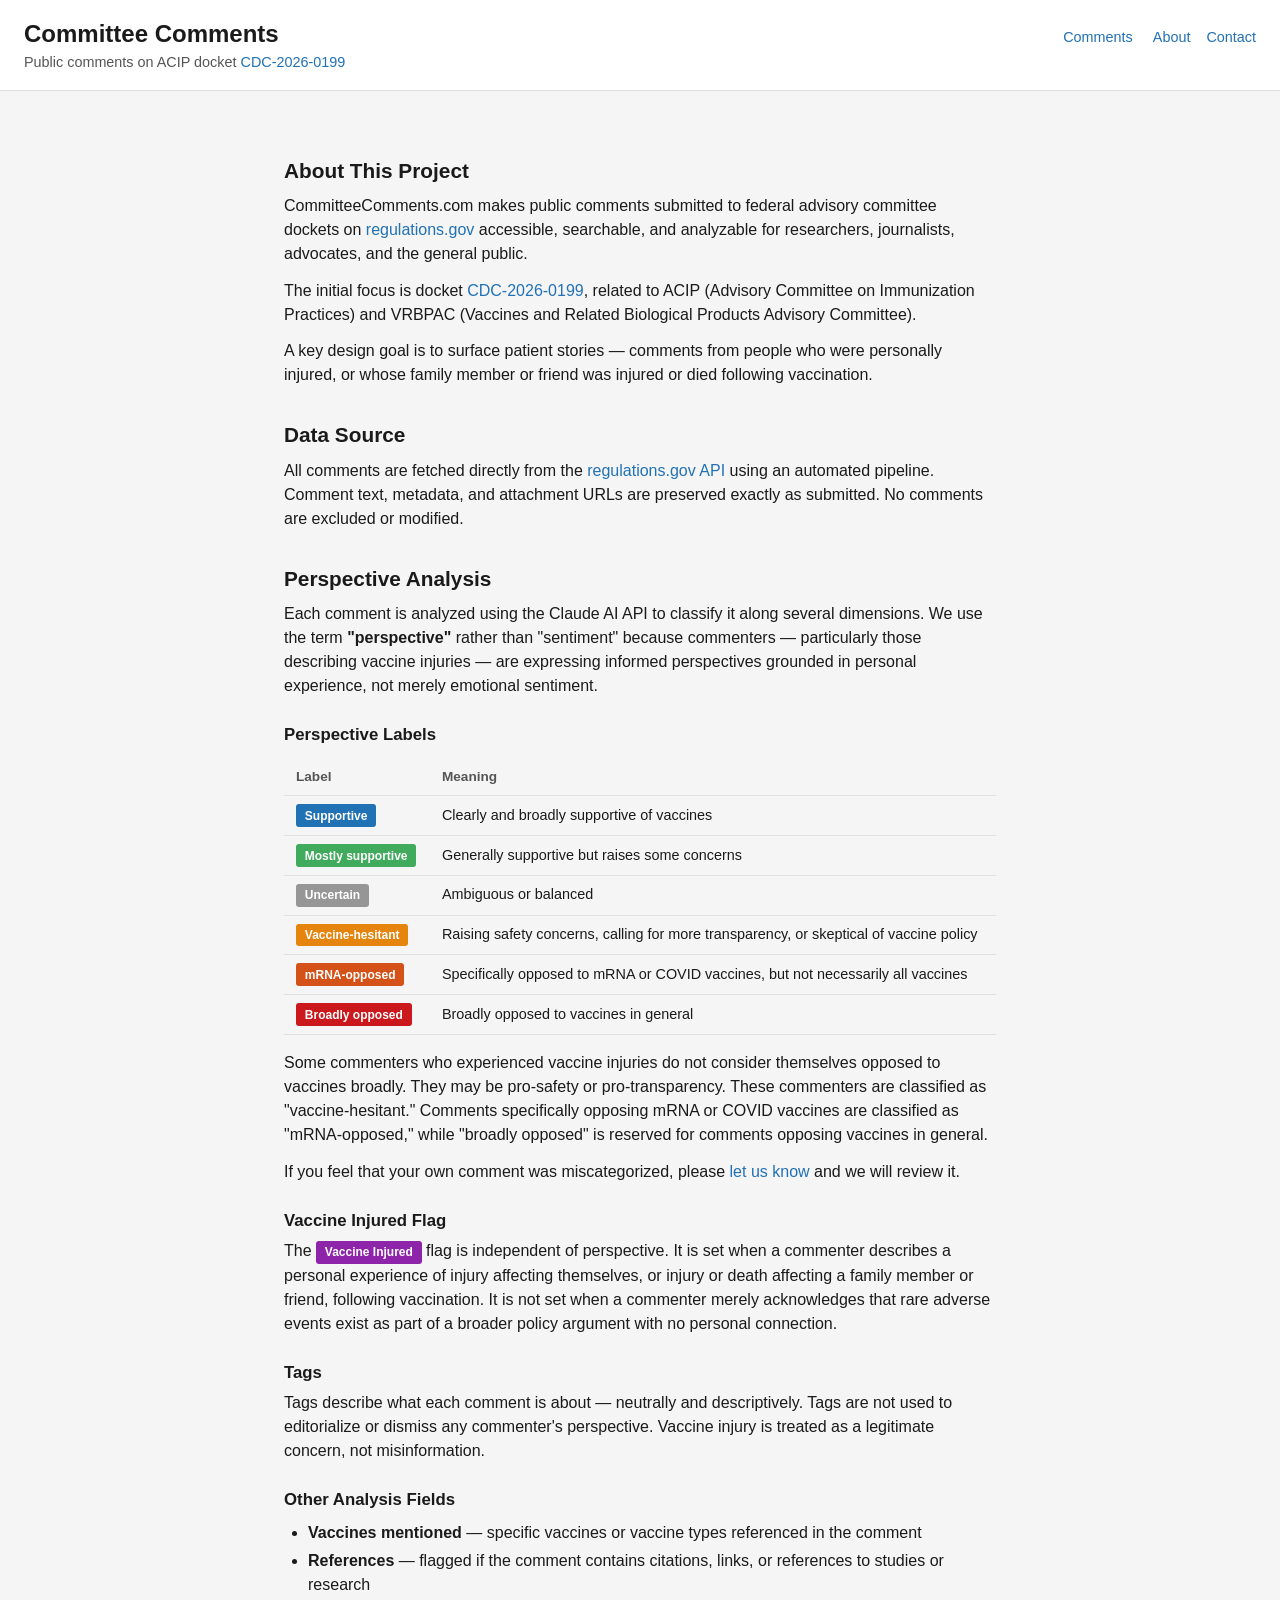
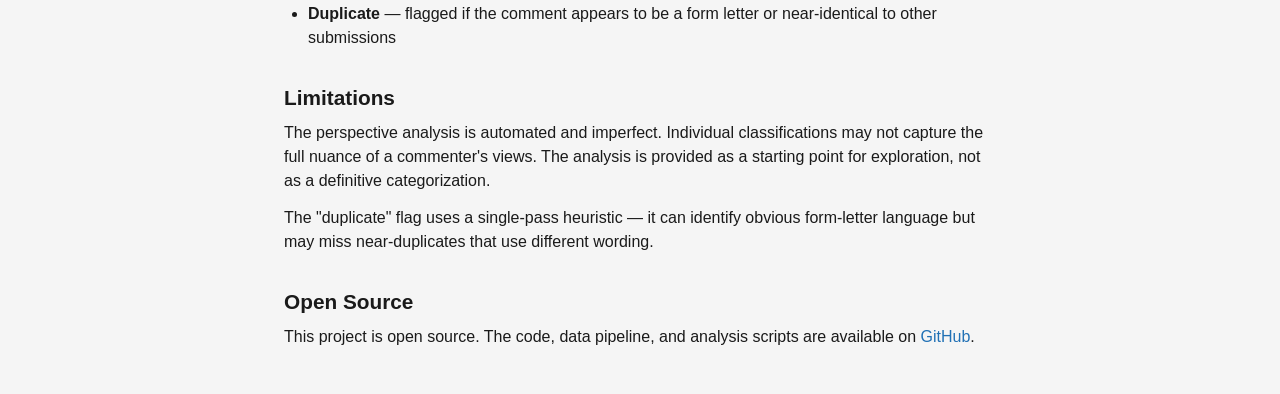
<file: about.html>
<!DOCTYPE html>
<html lang="en">

<head>
  <meta charset="UTF-8">
  <meta name="viewport" content="width=device-width, initial-scale=1.0">
  <title>About — Committee Comments</title>
  <link rel="icon" href="favicon.png" type="image/png">
  <meta name="description" content="Public comments, made accessible. Learn about the methodology behind CommitteeComments.com.">
  <meta property="og:title" content="About — Committee Comments">
  <meta property="og:description" content="Public comments, made accessible. Learn about the methodology behind CommitteeComments.com.">
  <meta property="og:image" content="https://committeecomments.com/share.png">
  <meta property="og:url" content="https://committeecomments.com/about.html">
  <meta property="og:type" content="website">
  <meta name="twitter:card" content="summary_large_image">
  <meta name="twitter:title" content="About — Committee Comments">
  <meta name="twitter:description" content="Public comments, made accessible. Learn about the methodology behind CommitteeComments.com.">
  <meta name="twitter:image" content="https://committeecomments.com/share.png">
  <link rel="stylesheet" href="style.css">
</head>

<body>
  <header>
    <div>
      <h1><a href="index.html">Committee Comments</a></h1>
      <p class="subtitle">Public comments on ACIP docket <a href="https://www.regulations.gov/docket/CDC-2026-0199"
          target="_blank">CDC-2026-0199</a></p>
    </div>
    <nav><a href="index.html">Comments</a> <a href="about.html">About</a><a href="contact.html">Contact</a>
    </nav>
  </header>

  <main class="about-page">
    <article class="about-content">
      <h2>About This Project</h2>

      <p>CommitteeComments.com makes public comments submitted to federal advisory
        committee dockets on <a href="https://www.regulations.gov" target="_blank">regulations.gov</a>
        accessible, searchable, and analyzable for researchers, journalists, advocates,
        and the general public.</p>

      <p>The initial focus is docket
        <a href="https://www.regulations.gov/docket/CDC-2026-0199" target="_blank">CDC-2026-0199</a>,
        related to ACIP (Advisory Committee on Immunization Practices) and VRBPAC
        (Vaccines and Related Biological Products Advisory Committee).
      </p>

      <p>A key design goal is to surface patient stories — comments from people who
        were personally injured, or whose family member or friend was injured or died
        following vaccination.</p>

      <h2>Data Source</h2>

      <p>All comments are fetched directly from the
        <a href="https://open.gsa.gov/api/regulationsgov/" target="_blank">regulations.gov API</a>
        using an automated pipeline. Comment text, metadata, and attachment URLs are
        preserved exactly as submitted. No comments are excluded or modified.
      </p>

      <h2>Perspective Analysis</h2>

      <p>Each comment is analyzed using the Claude AI API to classify it along
        several dimensions. We use the term <strong>"perspective"</strong> rather
        than "sentiment" because commenters — particularly those describing vaccine
        injuries — are expressing informed perspectives grounded in personal
        experience, not merely emotional sentiment.</p>

      <h3>Perspective Labels</h3>

      <table class="about-table">
        <thead>
          <tr>
            <th>Label</th>
            <th>Meaning</th>
          </tr>
        </thead>
        <tbody>
          <tr>
            <td><span class="perspective-badge perspective-supportive">Supportive</span></td>
            <td>Clearly and broadly supportive of vaccines</td>
          </tr>
          <tr>
            <td><span class="perspective-badge perspective-mostly-supportive">Mostly supportive</span></td>
            <td>Generally supportive but raises some concerns</td>
          </tr>
          <tr>
            <td><span class="perspective-badge perspective-uncertain">Uncertain</span></td>
            <td>Ambiguous or balanced</td>
          </tr>
          <tr>
            <td><span class="perspective-badge perspective-vaccine-hesitant">Vaccine-hesitant</span></td>
            <td>Raising safety concerns, calling for more transparency, or skeptical of vaccine policy</td>
          </tr>
          <tr>
            <td><span class="perspective-badge perspective-mRNA-opposed">mRNA-opposed</span></td>
            <td>Specifically opposed to mRNA or COVID vaccines, but not necessarily all vaccines</td>
          </tr>
          <tr>
            <td><span class="perspective-badge perspective-broadly-opposed">Broadly opposed</span></td>
            <td>Broadly opposed to vaccines in general</td>
          </tr>
        </tbody>
      </table>

      <p>Some commenters who experienced vaccine injuries do not consider themselves
        opposed to vaccines broadly. They may be pro-safety or pro-transparency.
        These commenters are classified as "vaccine-hesitant." Comments specifically
        opposing mRNA or COVID vaccines are classified as "mRNA-opposed," while
        "broadly opposed" is reserved for comments opposing vaccines in general.</p>

      <p>If you feel that your own comment was miscategorized, please
        <a href="contact.html">let us know</a> and we will review it.</p>

      <h3>Vaccine Injured Flag</h3>

      <p>The <span class="injured-badge">Vaccine Injured</span> flag is
        independent of perspective. It is set when a commenter describes a personal
        experience of injury affecting themselves, or injury or death affecting a
        family member or friend, following vaccination. It is not set when a
        commenter merely acknowledges that rare adverse events exist as part of a
        broader policy argument with no personal connection.</p>

      <h3>Tags</h3>

      <p>Tags describe what each comment is about — neutrally and descriptively.
        Tags are not used to editorialize or dismiss any commenter's perspective.
        Vaccine injury is treated as a legitimate concern, not misinformation.</p>

      <h3>Other Analysis Fields</h3>

      <ul>
        <li><strong>Vaccines mentioned</strong> — specific vaccines or vaccine types
          referenced in the comment</li>
        <li><strong>References</strong> — flagged if the comment contains citations,
          links, or references to studies or research</li>
        <li><strong>Duplicate</strong> — flagged if the comment appears to be a form
          letter or near-identical to other submissions</li>
      </ul>

      <h2>Limitations</h2>

      <p>The perspective analysis is automated and imperfect. Individual
        classifications may not capture the full nuance of a commenter's views.
        The analysis is provided as a starting point for exploration, not as a
        definitive categorization.</p>

      <p>The "duplicate" flag uses a single-pass heuristic — it can identify
        obvious form-letter language but may miss near-duplicates that use
        different wording.</p>

      <h2>Open Source</h2>

      <p>This project is open source. The code, data pipeline, and analysis
        scripts are available on
        <a href="https://github.com/mroswell/committeecomments.com" target="_blank">GitHub</a>.
      </p>
    </article>
  </main>
</body>

</html>
</file>
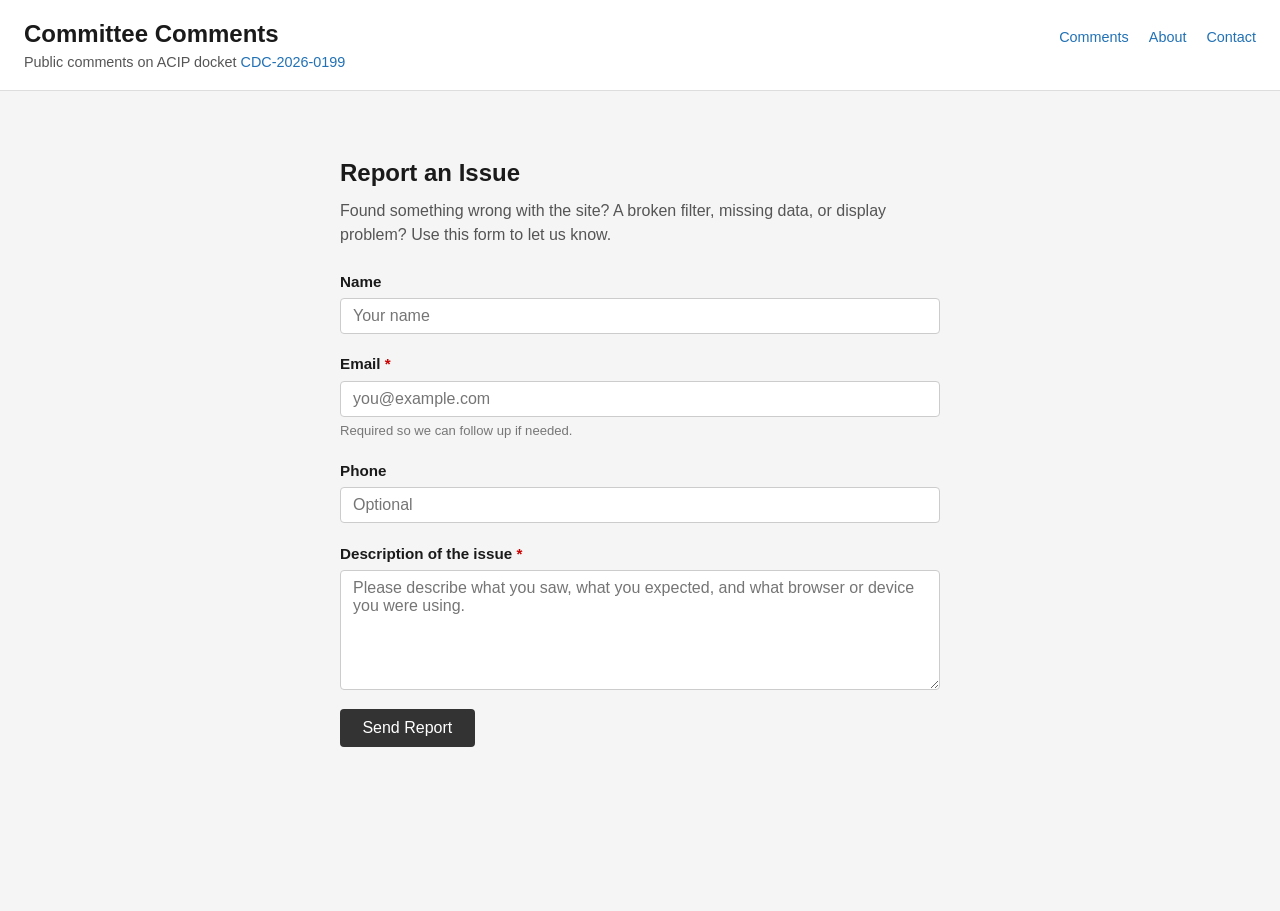
<file: contact.html>
<!DOCTYPE html>
<html lang="en">

<head>
    <meta charset="UTF-8" />
    <meta name="viewport" content="width=device-width, initial-scale=1.0" />
    <title>Contact — Committee Comments</title>
    <link rel="icon" href="favicon.png" type="image/png">
    <meta name="description" content="Public comments, made accessible. Report an issue with CommitteeComments.com.">
    <meta property="og:title" content="Contact — Committee Comments">
    <meta property="og:description" content="Public comments, made accessible. Report an issue with CommitteeComments.com.">
    <meta property="og:image" content="https://committeecomments.com/share.png">
    <meta property="og:url" content="https://committeecomments.com/contact.html">
    <meta property="og:type" content="website">
    <meta name="twitter:card" content="summary_large_image">
    <meta name="twitter:title" content="Contact — Committee Comments">
    <meta name="twitter:description" content="Public comments, made accessible. Report an issue with CommitteeComments.com.">
    <meta name="twitter:image" content="https://committeecomments.com/share.png">
    <link rel="stylesheet" href="style.css" />
    <style>
        .contact-form {
            max-width: 600px;
            margin: 2rem auto;
        }

        .contact-form h2 {
            margin-bottom: 0.5rem;
        }

        .contact-form p.intro {
            color: #555;
            margin-bottom: 1.5rem;
        }

        .form-group {
            margin-bottom: 1.2rem;
            display: flex;
            flex-direction: column;
        }

        .form-group label {
            font-weight: 600;
            margin-bottom: 0.3rem;
            font-size: 0.95rem;
        }

        .form-group input,
        .form-group textarea {
            padding: 0.5rem 0.75rem;
            border: 1px solid #ccc;
            border-radius: 4px;
            font-size: 1rem;
            font-family: inherit;
            background: #fff;
        }

        .form-group input:focus,
        .form-group textarea:focus {
            outline: none;
            border-color: #555;
        }

        .form-group textarea {
            resize: vertical;
            min-height: 120px;
        }

        .form-group .hint {
            font-size: 0.82rem;
            color: #777;
            margin-top: 0.25rem;
        }

        button[type="submit"] {
            background: #333;
            color: #fff;
            border: none;
            padding: 0.6rem 1.4rem;
            font-size: 1rem;
            border-radius: 4px;
            cursor: pointer;
        }

        button[type="submit"]:hover {
            background: #555;
        }

        .success-message {
            display: none;
            background: #f0faf0;
            border: 1px solid #aaddaa;
            border-radius: 4px;
            padding: 1rem 1.2rem;
            color: #2a6a2a;
            margin-top: 1rem;
        }
    </style>
</head>

<body>

    <header>
        <div>
            <h1><a href="index.html">Committee Comments</a></h1>
            <p class="subtitle">Public comments on ACIP docket <a
                    href="https://www.regulations.gov/docket/CDC-2026-0199" target="_blank">CDC-2026-0199</a></p>
        </div>
        <nav>
            <a href="index.html">Comments</a>
            <a href="about.html">About</a>
            <a href="contact.html">Contact</a>
        </nav>
    </header>

    <main class="about-page">
        <div class="contact-form">
            <h2>Report an Issue</h2>
            <p class="intro">
                Found something wrong with the site? A broken filter, missing data, or display problem?
                Use this form to let us know.
            </p>

            <form id="contact-form" action="https://formspree.io/f/maqpzjyz" method="POST">

                <div class="form-group">
                    <label for="name">Name</label>
                    <input type="text" id="name" name="name" placeholder="Your name" />
                </div>

                <div class="form-group">
                    <label for="email">Email <span style="color:#c00">*</span></label>
                    <input type="email" id="email" name="email" required placeholder="you@example.com" />
                    <span class="hint">Required so we can follow up if needed.</span>
                </div>

                <div class="form-group">
                    <label for="phone">Phone</label>
                    <input type="tel" id="phone" name="phone" placeholder="Optional" />
                </div>

                <div class="form-group">
                    <label for="message">Description of the issue <span style="color:#c00">*</span></label>
                    <textarea id="message" name="message" required
                        placeholder="Please describe what you saw, what you expected, and what browser or device you were using."></textarea>
                </div>

                <!-- Honeypot spam field — hidden from real users -->
                <input type="text" name="_gotcha" style="display:none" />

                <button type="submit">Send Report</button>

                <div class="success-message" id="success-msg">
                    ✓ Thanks! Your report has been received.
                </div>

            </form>
        </div>
    </main>

    <script>
        const form = document.getElementById('contact-form');
        const successMsg = document.getElementById('success-msg');

        form.addEventListener('submit', async function (e) {
            e.preventDefault();
            const data = new FormData(form);
            const response = await fetch(form.action, {
                method: 'POST',
                body: data,
                headers: { 'Accept': 'application/json' }
            });
            if (response.ok) {
                form.reset();
                successMsg.style.display = 'block';
            } else {
                alert('Something went wrong. Please try again or email us directly.');
            }
        });
    </script>

</body>

</html>
</file>
<file: style.css>
/* === Reset & Base === */
*, *::before, *::after { box-sizing: border-box; margin: 0; padding: 0; }

body {
  font-family: -apple-system, BlinkMacSystemFont, "Segoe UI", Roboto, Helvetica, Arial, sans-serif;
  color: #1a1a1a;
  background: #f5f5f5;
  line-height: 1.5;
}

a { color: #2171b5; text-decoration: none; }
a:hover { text-decoration: underline; }

/* === Loading Overlay === */
#loading-overlay {
  position: fixed;
  inset: 0;
  z-index: 1000;
  display: flex;
  align-items: center;
  justify-content: center;
  background: #fff;
  transition: opacity 0.3s;
}
#loading-overlay.hidden { opacity: 0; pointer-events: none; }

.loader { text-align: center; }

.spinner {
  width: 40px;
  height: 40px;
  margin: 0 auto 1rem;
  border: 4px solid #e0e0e0;
  border-top-color: #2171b5;
  border-radius: 50%;
  animation: spin 0.8s linear infinite;
}
@keyframes spin { to { transform: rotate(360deg); } }

#loading-text { color: #666; font-size: 0.95rem; }

/* === Header === */
header {
  background: #fff;
  border-bottom: 1px solid #ddd;
  padding: 1rem 1.5rem;
  display: flex;
  align-items: baseline;
  justify-content: space-between;
  flex-wrap: wrap;
  gap: 0.5rem;
}
header h1 { font-size: 1.5rem; font-weight: 700; }
header h1 a { color: inherit; }
header h1 a:hover { text-decoration: none; }
.subtitle { color: #555; font-size: 0.9rem; }
header nav { font-size: 0.9rem; }
header nav a { margin-left: 1rem; }

/* === Main Layout === */
main {
  display: grid;
  grid-template-columns: 280px 1fr;
  gap: 0;
  max-width: 1400px;
  margin: 0 auto;
  min-height: calc(100vh - 80px);
}

/* === Filters Sidebar === */
#filters {
  background: #fff;
  border-right: 1px solid #ddd;
  padding: 1rem;
  position: sticky;
  top: 0;
  height: 100vh;
  overflow-y: auto;
}

#filter-toggle { display: none; }

.filter-group {
  margin-bottom: 1rem;
  padding-bottom: 1rem;
  border-bottom: 1px solid #eee;
}
.filter-group:last-of-type { border-bottom: none; }

.filter-group > label {
  display: block;
  font-size: 0.8rem;
  font-weight: 600;
  text-transform: uppercase;
  letter-spacing: 0.03em;
  color: #555;
  margin-bottom: 0.4rem;
}

.filter-group select,
.filter-group input[type="search"],
.filter-group input[type="text"] {
  width: 100%;
  padding: 0.45rem 0.6rem;
  border: 1px solid #ccc;
  border-radius: 4px;
  font-size: 0.9rem;
  background: #fff;
}
.filter-group select:focus,
.filter-group input:focus {
  outline: none;
  border-color: #2171b5;
  box-shadow: 0 0 0 2px rgba(33, 113, 181, 0.2);
}

.checkbox-label {
  display: flex;
  align-items: center;
  gap: 0.5rem;
  cursor: pointer;
  font-size: 0.9rem;
}
.checkbox-label input[type="checkbox"] {
  width: 16px;
  height: 16px;
  accent-color: #2171b5;
}

.filter-count { color: #888; font-size: 0.85rem; }

/* Tag Dropdown */
.tag-dropdown { position: relative; }

.selected-tags {
  display: flex;
  flex-wrap: wrap;
  gap: 0.3rem;
  margin-top: 0.4rem;
}

.selected-tag {
  display: inline-flex;
  align-items: center;
  gap: 0.3rem;
  background: #e8e8e8;
  border-radius: 3px;
  padding: 0.2rem 0.4rem;
  font-size: 0.85rem;
}
.selected-tag button {
  background: none;
  border: none;
  cursor: pointer;
  font-size: 1rem;
  line-height: 1;
  color: #666;
  padding: 0 0.15rem;
}
.selected-tag button:hover { color: #c00; }

.tag-list {
  position: absolute;
  top: 100%;
  left: 0;
  right: 0;
  max-height: 300px;
  overflow-y: auto;
  background: #fff;
  border: 1px solid #ccc;
  border-top: none;
  border-radius: 0 0 4px 4px;
  z-index: 10;
}

.tag-item {
  padding: 0.35rem 0.6rem;
  cursor: pointer;
  font-size: 0.85rem;
  display: flex;
  justify-content: space-between;
}
.tag-item:hover { background: #f0f4f8; }
.tag-item .tag-count { color: #888; }
.tag-item.disabled { color: #bbb; cursor: default; }

.clear-btn {
  width: 100%;
  padding: 0.5rem;
  background: none;
  border: 1px solid #ccc;
  border-radius: 4px;
  cursor: pointer;
  font-size: 0.85rem;
  color: #555;
  margin-top: 0.5rem;
}
.clear-btn:hover { background: #f0f0f0; }

/* === Results Area === */
#results { padding: 1rem 1.5rem; }

#results-header {
  display: flex;
  justify-content: space-between;
  align-items: center;
  margin-bottom: 1rem;
  flex-wrap: wrap;
  gap: 0.5rem;
}

#results-count { font-size: 0.95rem; color: #555; }

#sort-wrapper {
  display: flex;
  align-items: center;
  gap: 0.4rem;
  font-size: 0.85rem;
}
#sort-wrapper label { color: #555; }
#sort-wrapper select {
  padding: 0.3rem 0.5rem;
  border: 1px solid #ccc;
  border-radius: 4px;
  font-size: 0.85rem;
}

/* === Comment Cards === */
.comment-card {
  background: #fff;
  border: 1px solid #ddd;
  border-radius: 6px;
  padding: 1rem 1.25rem;
  margin-bottom: 0.75rem;
  box-shadow: 0 1px 3px rgba(0,0,0,0.04);
}

.card-header {
  display: flex;
  align-items: center;
  gap: 0.5rem;
  margin-bottom: 0.5rem;
}
.card-header .share-btn {
  margin-left: auto;
  flex-shrink: 0;
}

/* Perspective Badges */
.perspective-badge {
  display: inline-block;
  padding: 0.15rem 0.55rem;
  border-radius: 3px;
  font-size: 0.75rem;
  font-weight: 600;
  color: #fff;
  white-space: nowrap;
}
.perspective-supportive { background: #2171b5; }
.perspective-mostly-supportive { background: #41ab5d; }
.perspective-uncertain { background: #969696; }
.perspective-vaccine-hesitant { background: #e6850e; }
.perspective-mRNA-opposed { background: #d45218; }
.perspective-broadly-opposed { background: #cb181d; }

/* Vaccine Injured Badge */
.injured-badge {
  display: inline-block;
  padding: 0.15rem 0.55rem;
  border-radius: 3px;
  font-size: 0.75rem;
  font-weight: 600;
  color: #fff;
  background: #8e24aa;
  white-space: nowrap;
}

/* Duplicate Badge */
.duplicate-badge {
  display: inline-block;
  padding: 0.15rem 0.55rem;
  border-radius: 3px;
  font-size: 0.75rem;
  font-weight: 600;
  color: #fff;
  background: #757575;
  white-space: nowrap;
}

/* Card Meta */
.card-meta {
  display: flex;
  align-items: baseline;
  gap: 0.6rem;
  flex-wrap: wrap;
  font-size: 0.9rem;
  margin-bottom: 0.5rem;
}
.card-meta .org { color: #555; }
.card-meta time { color: #888; font-size: 0.85rem; margin-left: auto; }

/* Card Comment */
.card-comment {
  font-size: 0.9rem;
  line-height: 1.6;
  overflow-wrap: break-word;
}

/* Card Tags */
.card-tags {
  display: flex;
  flex-wrap: wrap;
  gap: 0.3rem;
  margin-top: 0.6rem;
}
.tag {
  display: inline-block;
  background: #eef2f7;
  color: #3a5a7c;
  padding: 0.1rem 0.45rem;
  border-radius: 3px;
  font-size: 0.75rem;
}

/* Card Footer */
.card-footer {
  display: flex;
  align-items: center;
  gap: 0.75rem;
  flex-wrap: wrap;
  margin-top: 0.6rem;
  padding-top: 0.5rem;
  border-top: 1px solid #eee;
  font-size: 0.85rem;
}
.card-footer a { font-size: 0.85rem; }
.share-btn {
  background: #f0f4f8;
  border: none;
  border-radius: 4px;
  padding: 0.45rem 1rem;
  font-size: 0.8rem;
  cursor: pointer;
  color: #2171b5;
  font-weight: 500;
  margin-left: auto;
  transition: background 0.2s, color 0.2s;
}
.share-btn:hover { background: #dce8f2; }
.share-btn.copied {
  background: #41ab5d;
  color: #fff;
}

.reg-link { margin-left: auto; }

/* Highlighted single comment view */
.comment-card.highlighted {
  border-color: #2171b5;
  box-shadow: 0 2px 8px rgba(33, 113, 181, 0.15);
}

.back-to-all {
  display: inline-block;
  margin-bottom: 1rem;
  padding: 0.5rem 1rem;
  background: #fff;
  border: 1px solid #ccc;
  border-radius: 4px;
  cursor: pointer;
  font-size: 0.9rem;
  color: #2171b5;
}
.back-to-all:hover { background: #f0f4f8; }

/* === Pagination === */
#pagination {
  display: flex;
  justify-content: center;
  align-items: center;
  gap: 0.25rem;
  margin-top: 1.5rem;
  flex-wrap: wrap;
}

.page-btn {
  min-width: 36px;
  height: 36px;
  display: inline-flex;
  align-items: center;
  justify-content: center;
  border: 1px solid #ccc;
  border-radius: 4px;
  background: #fff;
  cursor: pointer;
  font-size: 0.85rem;
  color: #333;
  padding: 0 0.5rem;
}
.page-btn:hover { background: #f0f4f8; }
.page-btn.active {
  background: #2171b5;
  color: #fff;
  border-color: #2171b5;
}
.page-btn:disabled {
  opacity: 0.4;
  cursor: default;
}
.page-ellipsis {
  display: inline-flex;
  align-items: center;
  justify-content: center;
  min-width: 36px;
  height: 36px;
  font-size: 0.85rem;
  color: #888;
}

/* === Mobile === */
@media (max-width: 767px) {
  main {
    grid-template-columns: 1fr;
  }

  #filters {
    position: relative;
    height: auto;
    border-right: none;
    border-bottom: 1px solid #ddd;
    padding: 0;
  }

  #filter-toggle {
    display: flex;
    align-items: center;
    gap: 0.4rem;
    width: 100%;
    padding: 0.75rem 1rem;
    background: #fff;
    border: none;
    border-bottom: 1px solid #eee;
    cursor: pointer;
    font-size: 0.95rem;
    font-weight: 600;
  }

  #active-filter-count {
    display: inline-flex;
    align-items: center;
    justify-content: center;
    background: #2171b5;
    color: #fff;
    border-radius: 50%;
    width: 20px;
    height: 20px;
    font-size: 0.75rem;
    font-weight: 700;
  }

  #filter-panel {
    display: none;
    padding: 1rem;
  }
  #filter-panel.open { display: block; }

  #results { padding: 1rem; }

  .card-meta time { margin-left: 0; }
  .reg-link { margin-left: 0; }
}

/* === Focus & Accessibility === */
:focus-visible {
  outline: 2px solid #2171b5;
  outline-offset: 2px;
}

/* === About Page === */
.about-page {
  display: block;
  max-width: 760px;
  margin: 0 auto;
  padding: 2rem 1.5rem;
}
.about-content h2 {
  font-size: 1.3rem;
  margin-top: 2rem;
  margin-bottom: 0.5rem;
}
.about-content h3 {
  font-size: 1.05rem;
  margin-top: 1.5rem;
  margin-bottom: 0.4rem;
}
.about-content p { margin-bottom: 0.8rem; }
.about-content ul { margin: 0.5rem 0 1rem 1.5rem; }
.about-content li { margin-bottom: 0.3rem; }

.about-table {
  width: 100%;
  border-collapse: collapse;
  margin: 0.75rem 0 1rem;
}
.about-table th, .about-table td {
  text-align: left;
  padding: 0.5rem 0.75rem;
  border-bottom: 1px solid #e0e0e0;
}
.about-table th { font-size: 0.85rem; color: #555; }
.about-table td { font-size: 0.9rem; vertical-align: middle; }

/* Screen reader only */
.sr-only {
  position: absolute;
  width: 1px;
  height: 1px;
  padding: 0;
  margin: -1px;
  overflow: hidden;
  clip: rect(0,0,0,0);
  border: 0;
}
</file>
